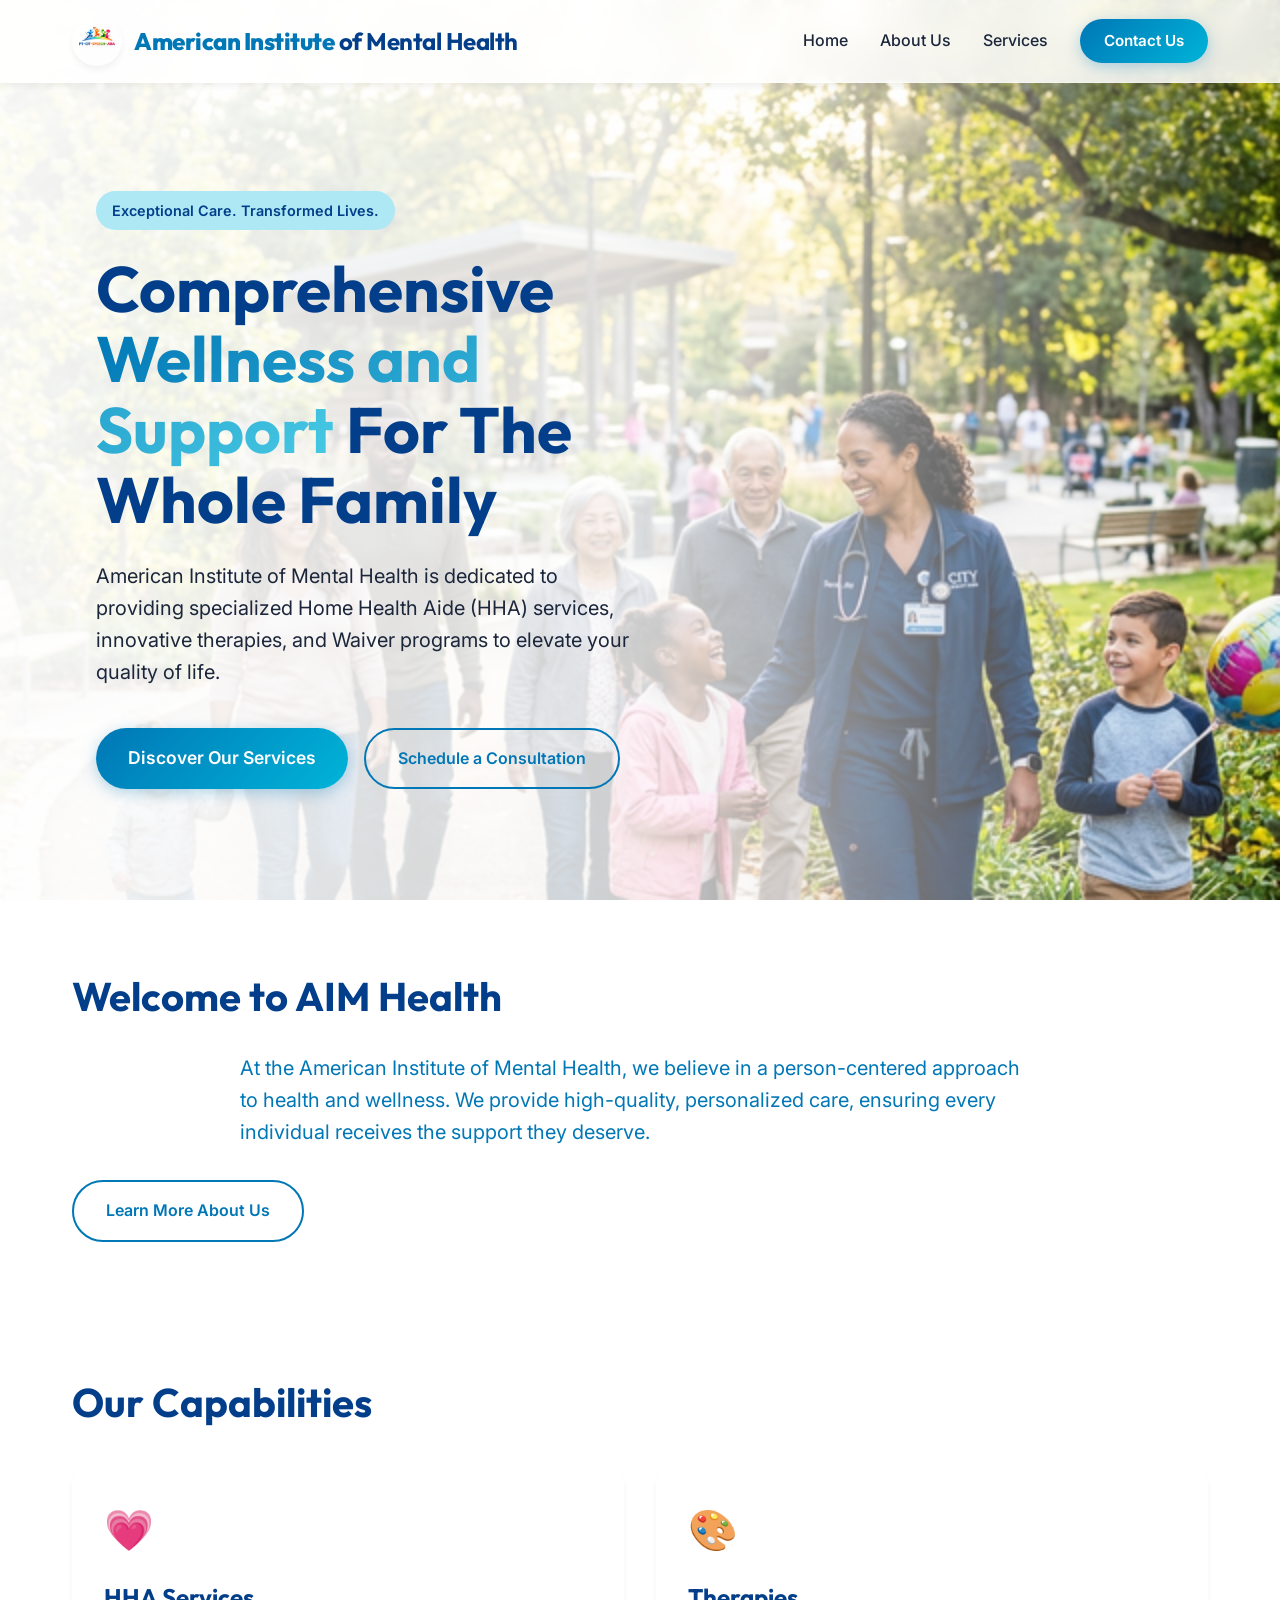
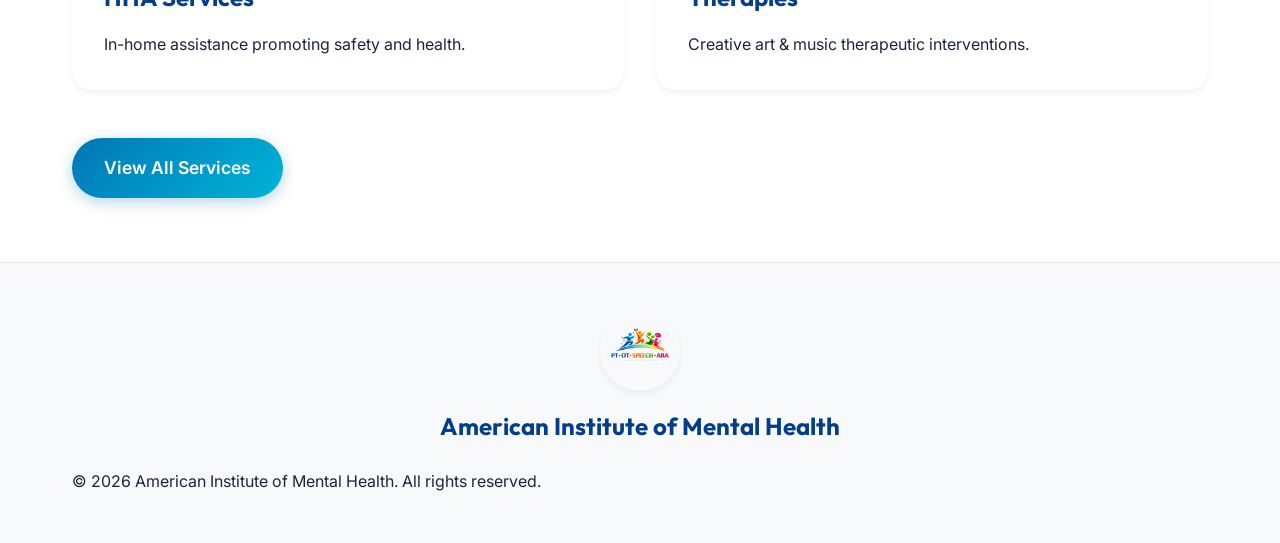
<file: index.html>
<!DOCTYPE html>
<html lang="en">
<head>
    <meta charset="UTF-8">
    <meta name="viewport" content="width=device-width, initial-scale=1.0">
    <title>American Institute of Mental Health | HHA, Therapy & Waiver Services</title>
    <meta name="description" content="HHA services for children and adults, music and art therapies, waiver programs, and Medicaid companionship for those over 21.">
    
    <!-- Google Fonts -->
    <link rel="preconnect" href="https://fonts.googleapis.com">
    <link rel="preconnect" href="https://fonts.gstatic.com" crossorigin>
    <link href="https://fonts.googleapis.com/css2?family=Inter:wght@300;400;500;600&family=Outfit:wght@400;600;700;800&display=swap" rel="stylesheet">
    
    <!-- Custom CSS -->
    <link rel="stylesheet" href="css/style.css">
</head>
<body>
    <!-- Navbar -->
    <nav class="navbar" id="navbar">
        <div class="nav-container">
            <a href="#" class="logo">
                <img src="assets/images/logo.png" alt="American Institute of Mental Health Logo" class="nav-logo">
                <span class="logo-text"><span class="logo-accent">American Institute</span> of Mental Health</span>
            </a>
            
            <div class="menu-toggle" id="mobile-menu">
                <span class="bar"></span>
                <span class="bar"></span>
                <span class="bar"></span>
            </div>
            
            <ul class="nav-menu" id="nav-menu">
                <li><a href="index.html" class="nav-link active">Home</a></li>
                <li><a href="about.html" class="nav-link">About Us</a></li>
                <li><a href="services.html" class="nav-link">Services</a></li>
                <li><a href="contact.html" class="btn-primary-small block-mobile">Contact Us</a></li>
            </ul>
        </div>
    </nav>

    <!-- Hero Section -->
    <section id="home" class="hero">
        <div class="hero-bg">
            <img src="assets/images/hero_aim_health_1772994815696.png" alt="Compassionate healthcare professionals walking in a park" class="hero-image">
            <div class="hero-overlay"></div>
        </div>
        
        <div class="hero-content animate-on-scroll slide-up">
            <span class="badge">Exceptional Care. Transformed Lives.</span>
            <h1>Comprehensive <span class="text-gradient">Wellness and Support</span> For The Whole Family</h1>
            <p>American Institute of Mental Health is dedicated to providing specialized Home Health Aide (HHA) services, innovative therapies, and Waiver programs to elevate your quality of life.</p>
            <div class="hero-buttons">
                <a href="services.html" class="btn-primary">Discover Our Services</a>
                <a href="contact.html" class="btn-secondary">Schedule a Consultation</a>
            </div>
        </div>
    </section>

    <!-- Introduction Section -->
    <section class="about" style="padding: 4rem 0;">
        <div class="container text-center animate-on-scroll fade-in">
            <h2 class="section-title">Welcome to AIM Health</h2>
            <p class="lead" style="max-width: 800px; margin: 0 auto 2rem;">At the American Institute of Mental Health, we believe in a person-centered approach to health and wellness. We provide high-quality, personalized care, ensuring every individual receives the support they deserve.</p>
            <a href="about.html" class="btn-secondary">Learn More About Us</a>
        </div>
    </section>

    <!-- Quick Services Preview -->
    <section class="services" style="padding: 4rem 0; background-color: var(--white);">
        <div class="container text-center animate-on-scroll slide-up">
            <h2 class="section-title">Our Capabilities</h2>
            <div class="services-grid" style="margin-top: 2rem;">
                <!-- Preview 1 -->
                <div class="service-card" style="padding: 2rem;">
                    <div class="service-icon">💗</div>
                    <h3>HHA Services</h3>
                    <p>In-home assistance promoting safety and health.</p>
                </div>
                <!-- Preview 2 -->
                <div class="service-card" style="padding: 2rem;">
                    <div class="service-icon">🎨</div>
                    <h3>Therapies</h3>
                    <p>Creative art & music therapeutic interventions.</p>
                </div>
            </div>
            <a href="services.html" class="btn-primary" style="margin-top: 3rem;">View All Services</a>
        </div>
    </section>

    <!-- Footer -->
    <footer class="footer">
        <div class="container text-center">
            <div class="footer-brand">
                <img src="assets/images/logo.png" alt="AIMH Logo" class="footer-logo-img">
                <h3 class="footer-logo-text">American Institute of Mental Health</h3>
            </div>
            <p>&copy; 2026 American Institute of Mental Health. All rights reserved.</p>
        </div>
    </footer>

    <!-- Scripts -->
    <script src="js/main.js"></script>
</body>
</html>
</file>
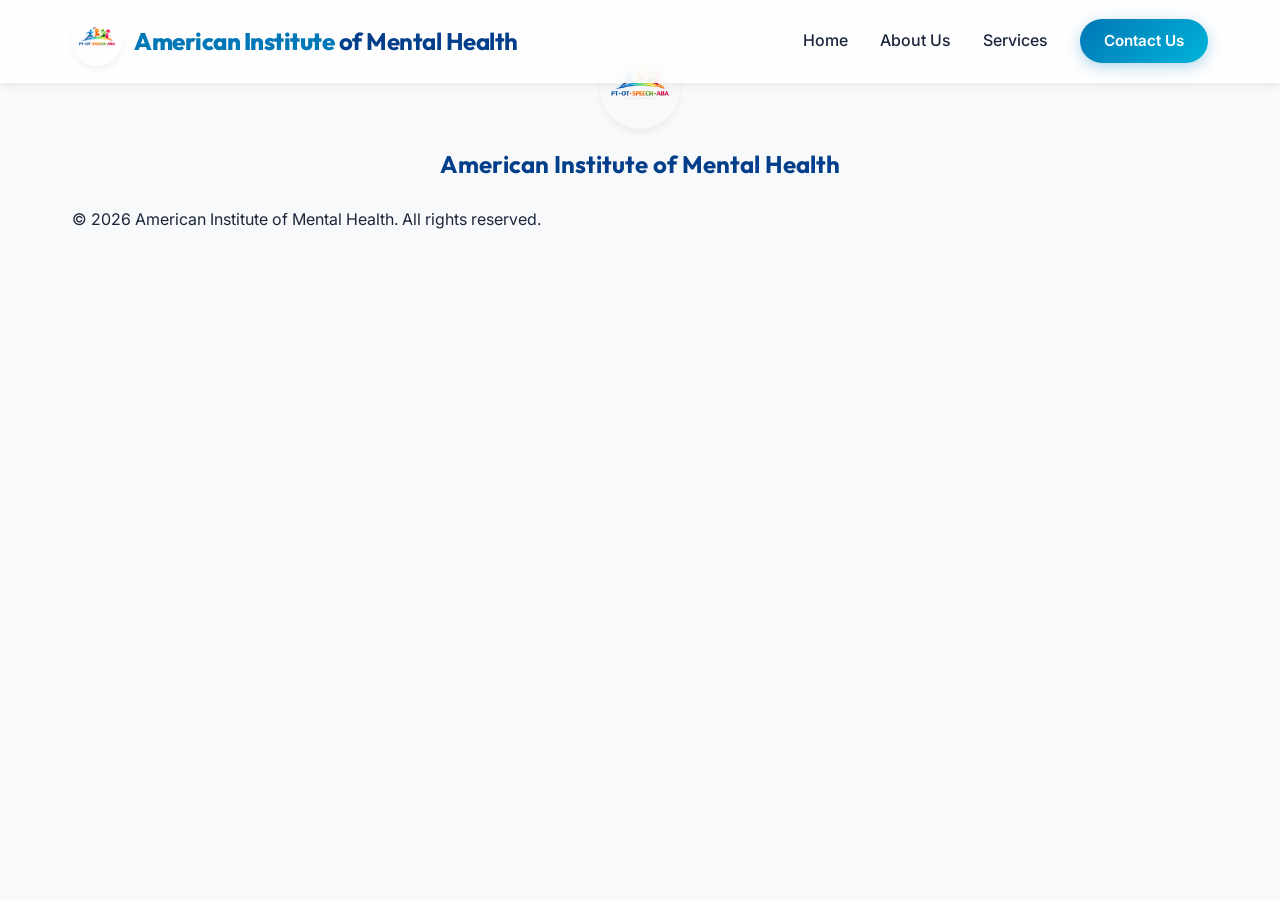
<file: about.html>
<!DOCTYPE html>
<html lang="en">
<head>
    <meta charset="UTF-8">
    <meta name="viewport" content="width=device-width, initial-scale=1.0">
    <title>About Us | American Institute of Mental Health</title>
    <meta name="description" content="HHA services for children and adults, music and art therapies, waiver programs, and Medicaid companionship for those over 21.">
    
    <!-- Google Fonts -->
    <link rel="preconnect" href="https://fonts.googleapis.com">
    <link rel="preconnect" href="https://fonts.gstatic.com" crossorigin>
    <link href="https://fonts.googleapis.com/css2?family=Inter:wght@300;400;500;600&family=Outfit:wght@400;600;700;800&display=swap" rel="stylesheet">
    
    <!-- Custom CSS -->
    <link rel="stylesheet" href="css/style.css">
</head>
<body>
    <!-- Navbar -->
    <nav class="navbar" id="navbar">
        <div class="nav-container">
            <a href="#" class="logo">
                <img src="assets/images/logo.png" alt="American Institute of Mental Health Logo" class="nav-logo">
                <span class="logo-text"><span class="logo-accent">American Institute</span> of Mental Health</span>
            </a>
            
            <div class="menu-toggle" id="mobile-menu">
                <span class="bar"></span>
                <span class="bar"></span>
                <span class="bar"></span>
            </div>
            
            <ul class="nav-menu" id="nav-menu">
                <li><a href="index.html" class="nav-link">Home</a></li>
                <li><a href="about.html" class="nav-link active">About Us</a></li>
                <li><a href="services.html" class="nav-link">Services</a></li>
                <li><a href="contact.html" class="btn-primary-small block-mobile">Contact Us</a></li>
            </ul>
        </div>
    </nav>



    <!-- Footer -->
    <footer class="footer">
        <div class="container text-center">
            <div class="footer-brand">
                <img src="assets/images/logo.png" alt="AIMH Logo" class="footer-logo-img">
                <h3 class="footer-logo-text">American Institute of Mental Health</h3>
            </div>
            <p>&copy; 2026 American Institute of Mental Health. All rights reserved.</p>
        </div>
    </footer>

    <!-- Scripts -->
    <script src="js/main.js"></script>
</body>
</html>
</file>
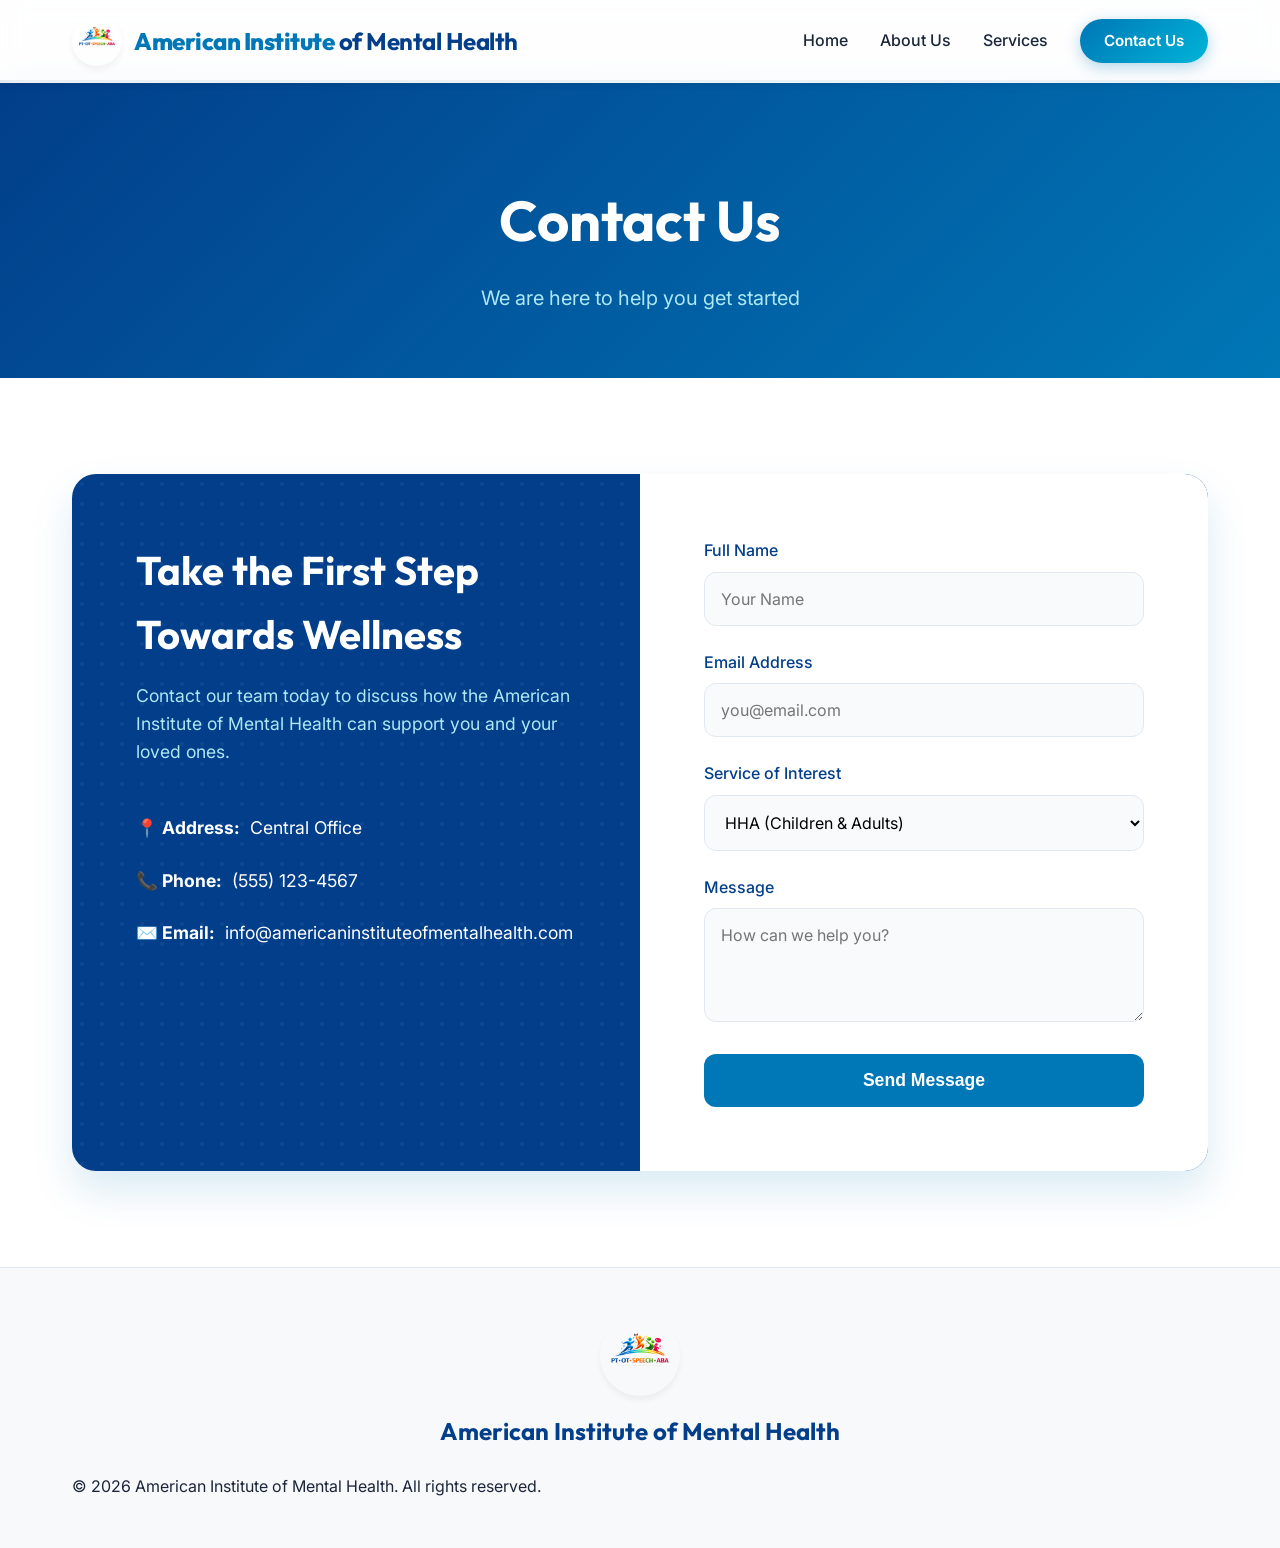
<file: contact.html>
<!DOCTYPE html>
<html lang="en">
<head>
    <meta charset="UTF-8">
    <meta name="viewport" content="width=device-width, initial-scale=1.0">
    <title>Contact Us | American Institute of Mental Health</title>
    <meta name="description" content="HHA services for children and adults, music and art therapies, waiver programs, and Medicaid companionship for those over 21.">
    
    <!-- Google Fonts -->
    <link rel="preconnect" href="https://fonts.googleapis.com">
    <link rel="preconnect" href="https://fonts.gstatic.com" crossorigin>
    <link href="https://fonts.googleapis.com/css2?family=Inter:wght@300;400;500;600&family=Outfit:wght@400;600;700;800&display=swap" rel="stylesheet">
    
    <!-- Custom CSS -->
    <link rel="stylesheet" href="css/style.css">
</head>
<body>
    <!-- Navbar -->
    <nav class="navbar" id="navbar">
        <div class="nav-container">
            <a href="#" class="logo">
                <img src="assets/images/logo.png" alt="American Institute of Mental Health Logo" class="nav-logo">
                <span class="logo-text"><span class="logo-accent">American Institute</span> of Mental Health</span>
            </a>
            
            <div class="menu-toggle" id="mobile-menu">
                <span class="bar"></span>
                <span class="bar"></span>
                <span class="bar"></span>
            </div>
            
            <ul class="nav-menu" id="nav-menu">
                <li><a href="index.html" class="nav-link">Home</a></li>
                <li><a href="about.html" class="nav-link">About Us</a></li>
                <li><a href="services.html" class="nav-link">Services</a></li>
                <li><a href="contact.html" class="btn-primary-small block-mobile active">Contact Us</a></li>
            </ul>
        </div>
    </nav>

    <!-- Page Header -->
    <section class="page-header">
        <div class="container">
            <h1>Contact Us</h1>
            <p>We are here to help you get started</p>
        </div>
    </section>

    <!-- Call To Action/Contact Section -->
    <section id="contact" class="contact">
        <div class="container animate-on-scroll fade-in">
            <div class="contact-box glass-panel">
                <div class="contact-info">
                    <h2>Take the First Step Towards Wellness</h2>
                    <p>Contact our team today to discuss how the American Institute of Mental Health can support you and your loved ones.</p>
                    
                    <div class="info-item">
                        <strong>📍 Address:</strong> Central Office
                    </div>
                    <div class="info-item">
                        <strong>📞 Phone:</strong> (555) 123-4567
                    </div>
                    <div class="info-item">
                        <strong>✉️ Email:</strong> info@americaninstituteofmentalhealth.com
                    </div>
                </div>
                
                <div class="contact-form-container">
                    <form class="contact-form" id="contactForm" onsubmit="event.preventDefault();">
                        <div class="form-group">
                            <label for="name">Full Name</label>
                            <input type="text" id="name" placeholder="Your Name" required>
                        </div>
                        <div class="form-group">
                            <label for="email">Email Address</label>
                            <input type="email" id="email" placeholder="you@email.com" required>
                        </div>
                        <div class="form-group">
                            <label for="service">Service of Interest</label>
                            <select id="service">
                                <option>HHA (Children & Adults)</option>
                                <option>Music and Art Therapies</option>
                                <option>Waiver Program</option>
                                <option>Companionship (+21 Medicaid)</option>
                                <option>Other</option>
                            </select>
                        </div>
                        <div class="form-group">
                            <label for="message">Message</label>
                            <textarea id="message" rows="4" placeholder="How can we help you?" required></textarea>
                        </div>
                        <button type="submit" class="btn-submit">Send Message</button>
                    </form>
                </div>
            </div>
        </div>
    </section>

    <!-- Footer -->
    <footer class="footer">
        <div class="container text-center">
            <div class="footer-brand">
                <img src="assets/images/logo.png" alt="AIMH Logo" class="footer-logo-img">
                <h3 class="footer-logo-text">American Institute of Mental Health</h3>
            </div>
            <p>&copy; 2026 American Institute of Mental Health. All rights reserved.</p>
        </div>
    </footer>

    <!-- Scripts -->
    <script src="js/main.js"></script>
</body>
</html>
</file>
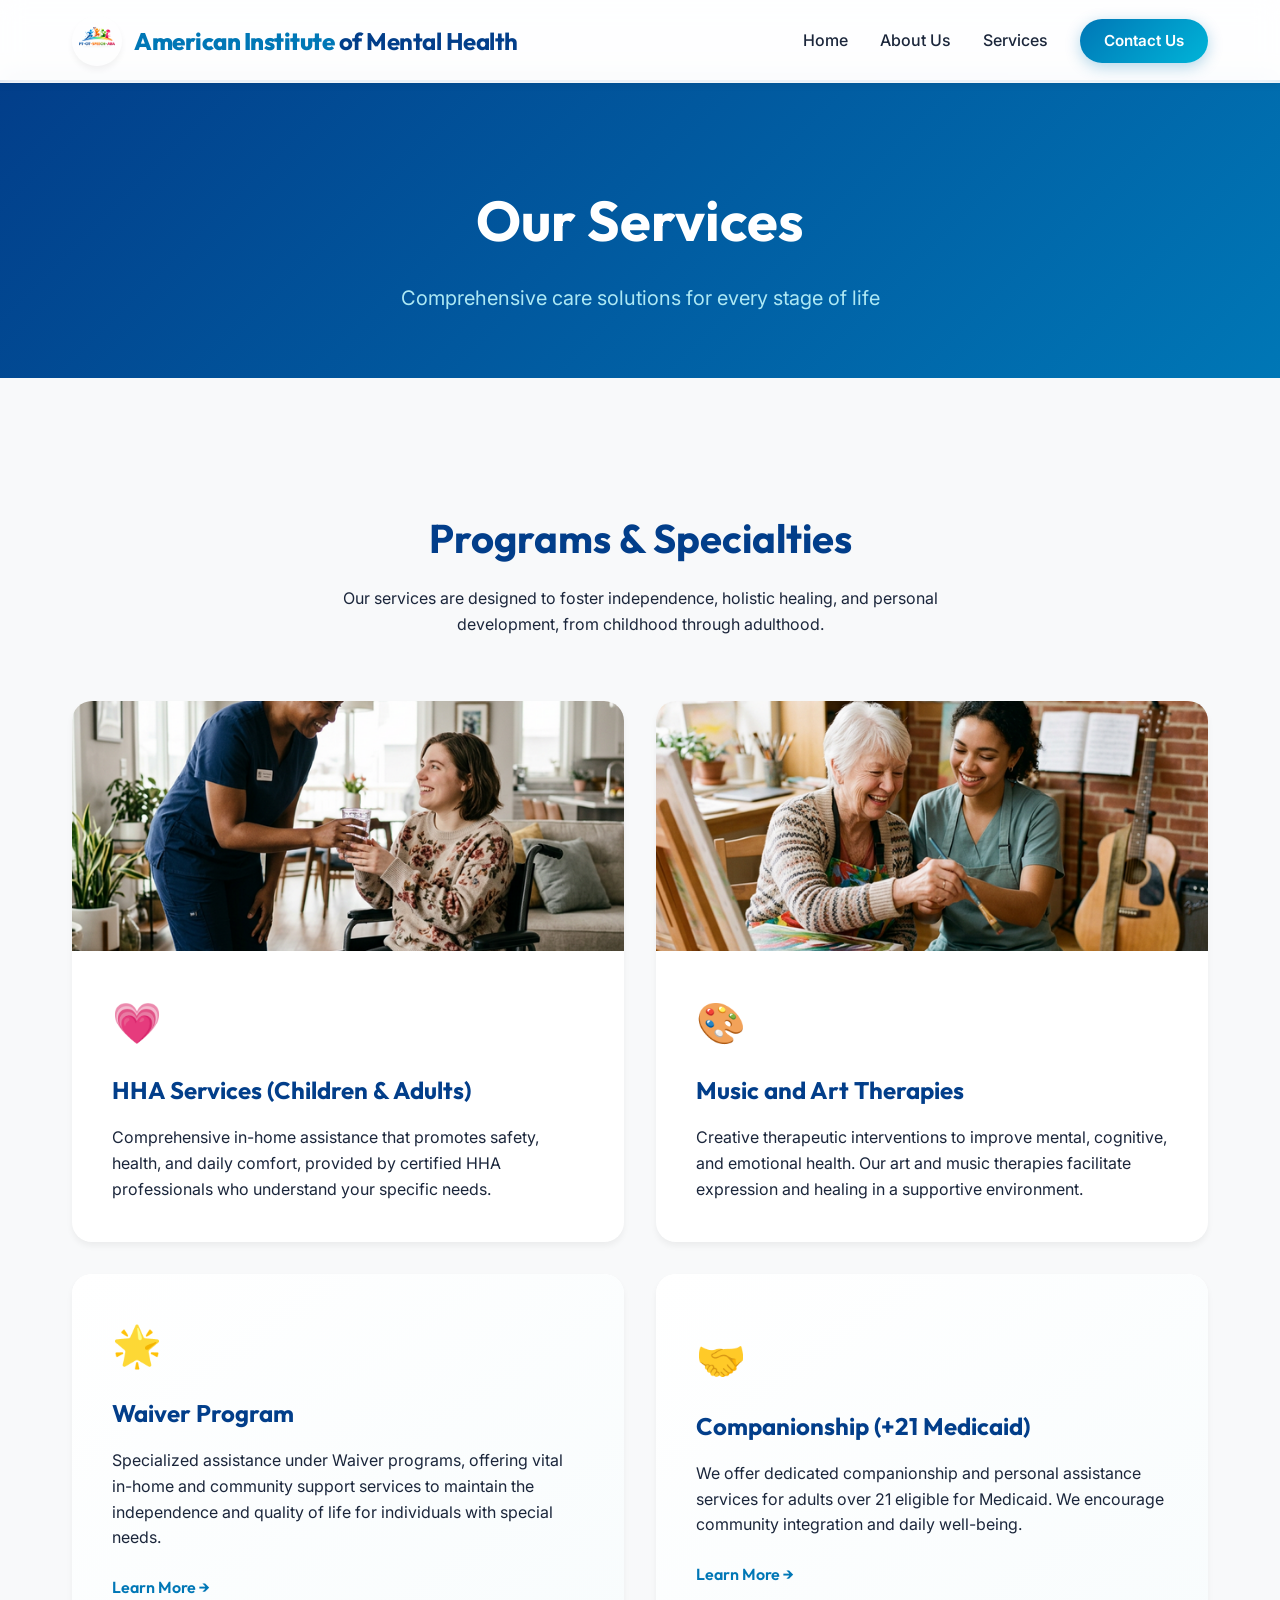
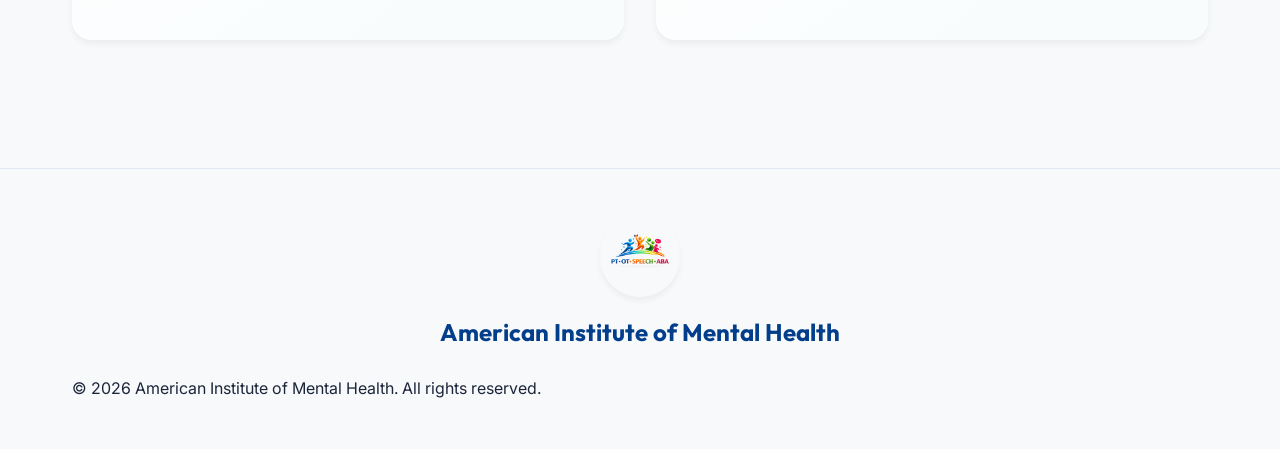
<file: services.html>
<!DOCTYPE html>
<html lang="en">
<head>
    <meta charset="UTF-8">
    <meta name="viewport" content="width=device-width, initial-scale=1.0">
    <title>Services | American Institute of Mental Health</title>
    <meta name="description" content="HHA services for children and adults, music and art therapies, waiver programs, and Medicaid companionship for those over 21.">
    
    <!-- Google Fonts -->
    <link rel="preconnect" href="https://fonts.googleapis.com">
    <link rel="preconnect" href="https://fonts.gstatic.com" crossorigin>
    <link href="https://fonts.googleapis.com/css2?family=Inter:wght@300;400;500;600&family=Outfit:wght@400;600;700;800&display=swap" rel="stylesheet">
    
    <!-- Custom CSS -->
    <link rel="stylesheet" href="css/style.css">
</head>
<body>
    <!-- Navbar -->
    <nav class="navbar" id="navbar">
        <div class="nav-container">
            <a href="#" class="logo">
                <img src="assets/images/logo.png" alt="American Institute of Mental Health Logo" class="nav-logo">
                <span class="logo-text"><span class="logo-accent">American Institute</span> of Mental Health</span>
            </a>
            
            <div class="menu-toggle" id="mobile-menu">
                <span class="bar"></span>
                <span class="bar"></span>
                <span class="bar"></span>
            </div>
            
            <ul class="nav-menu" id="nav-menu">
                <li><a href="index.html" class="nav-link">Home</a></li>
                <li><a href="about.html" class="nav-link">About Us</a></li>
                <li><a href="services.html" class="nav-link active">Services</a></li>
                <li><a href="contact.html" class="btn-primary-small block-mobile">Contact Us</a></li>
            </ul>
        </div>
    </nav>

    <!-- Page Header -->
    <section class="page-header">
        <div class="container">
            <h1>Our Services</h1>
            <p>Comprehensive care solutions for every stage of life</p>
        </div>
    </section>

    <!-- Services Section -->
    <section id="services" class="services">
        <div class="container">
            <div class="section-header animate-on-scroll slide-up">
                <h2>Programs & Specialties</h2>
                <p>Our services are designed to foster independence, holistic healing, and personal development, from childhood through adulthood.</p>
            </div>

            <div class="services-grid">
                <!-- Service 1 -->
                <div class="service-card animate-on-scroll slide-up" style="transition-delay: 0.1s;">
                    <div class="service-image-container">
                        <img src="assets/images/hha_companion_aim_health_1772994912987.png" alt="HHA Services" class="service-img">
                    </div>
                    <div class="service-content">
                        <div class="service-icon">💗</div>
                        <h3>HHA Services (Children & Adults)</h3>
                        <p>Comprehensive in-home assistance that promotes safety, health, and daily comfort, provided by certified HHA professionals who understand your specific needs.</p>
                    </div>
                </div>

                <!-- Service 2 -->
                <div class="service-card animate-on-scroll slide-up" style="transition-delay: 0.2s;">
                    <div class="service-image-container">
                        <img src="assets/images/therapy_aim_health_1772994847223.png" alt="Music and Art Therapy" class="service-img">
                    </div>
                    <div class="service-content">
                        <div class="service-icon">🎨</div>
                        <h3>Music and Art Therapies</h3>
                        <p>Creative therapeutic interventions to improve mental, cognitive, and emotional health. Our art and music therapies facilitate expression and healing in a supportive environment.</p>
                    </div>
                </div>

                <!-- Service 3 -->
                <div class="service-card animate-on-scroll slide-up" style="transition-delay: 0.3s;">
                    <div class="service-content single-content">
                        <div class="service-icon">🌟</div>
                        <h3>Waiver Program</h3>
                        <p>Specialized assistance under Waiver programs, offering vital in-home and community support services to maintain the independence and quality of life for individuals with special needs.</p>
                        <a href="#contact" class="btn-link">Learn More &rarr;</a>
                    </div>
                </div>

                <!-- Service 4 -->
                <div class="service-card animate-on-scroll slide-up" style="transition-delay: 0.4s;">
                    <div class="service-content single-content">
                        <div class="service-icon">🤝</div>
                        <h3>Companionship (+21 Medicaid)</h3>
                        <p>We offer dedicated companionship and personal assistance services for adults over 21 eligible for Medicaid. We encourage community integration and daily well-being.</p>
                        <a href="#contact" class="btn-link">Learn More &rarr;</a>
                    </div>
                </div>
            </div>
        </div>
    </section>



    <!-- Footer -->
    <footer class="footer">
        <div class="container text-center">
            <div class="footer-brand">
                <img src="assets/images/logo.png" alt="AIMH Logo" class="footer-logo-img">
                <h3 class="footer-logo-text">American Institute of Mental Health</h3>
            </div>
            <p>&copy; 2026 American Institute of Mental Health. All rights reserved.</p>
        </div>
    </footer>

    <!-- Scripts -->
    <script src="js/main.js"></script>
</body>
</html>
</file>
<file: css/style.css>
/* 
    American Institute of Mental Health INC
    Premium Stylesheet 
*/

:root {
    /* Color Palette - Calming, Professional, Vibrant */
    --primary: #0077b6;
    --primary-light: #00b4d8;
    --secondary: #023e8a;
    --accent: #48cae4;
    --accent-light: #ade8f4;
    --text-dark: #1b263b;
    --text-light: #778da9;
    --bg-light: #f8f9fa;
    --white: #ffffff;
    
    /* Typography */
    --font-heading: 'Outfit', sans-serif;
    --font-body: 'Inter', sans-serif;
    
    /* Transitions & Shadows */
    --transition: all 0.3s cubic-bezier(0.25, 0.8, 0.25, 1);
    --shadow-sm: 0 4px 6px rgba(0,0,0,0.05);
    --shadow-md: 0 10px 30px rgba(0, 119, 182, 0.1);
    --shadow-lg: 0 20px 40px rgba(0, 119, 182, 0.15);
}

* {
    margin: 0;
    padding: 0;
    box-sizing: border-box;
}

html {
    scroll-behavior: smooth;
}

body {
    font-family: var(--font-body);
    color: var(--text-dark);
    line-height: 1.6;
    background-color: var(--bg-light);
    overflow-x: hidden;
}

h1, h2, h3, h4, .logo {
    font-family: var(--font-heading);
    font-weight: 700;
    color: var(--secondary);
}

a {
    text-decoration: none;
    color: inherit;
}

/* Common Components */
.container {
    max-width: 1200px;
    margin: 0 auto;
    padding: 0 2rem;
}

.text-gradient {
    background: linear-gradient(135deg, var(--primary), var(--accent));
    -webkit-background-clip: text;
    -webkit-text-fill-color: transparent;
}

.btn-primary, .btn-primary-small {
    display: inline-block;
    background: linear-gradient(135deg, var(--primary), var(--primary-light));
    color: var(--white);
    font-weight: 600;
    border-radius: 50px;
    transition: var(--transition);
    box-shadow: 0 4px 15px rgba(0, 119, 182, 0.3);
    border: none;
    cursor: pointer;
}

.btn-primary {
    padding: 1rem 2rem;
    font-size: 1.1rem;
}

.btn-primary-small {
    padding: 0.6rem 1.5rem;
    font-size: 0.95rem;
}

.btn-primary:hover, .btn-primary-small:hover {
    transform: translateY(-3px);
    box-shadow: 0 8px 25px rgba(0, 119, 182, 0.4);
    color: var(--white);
}

.btn-secondary {
    display: inline-block;
    padding: 1rem 2rem;
    background: transparent;
    color: var(--primary);
    border: 2px solid var(--primary);
    font-weight: 600;
    border-radius: 50px;
    transition: var(--transition);
}

.btn-secondary:hover {
    background: var(--primary);
    color: var(--white);
    transform: translateY(-3px);
}

.badge {
    display: inline-block;
    padding: 0.5rem 1rem;
    background: var(--accent-light);
    color: var(--secondary);
    border-radius: 50px;
    font-weight: 600;
    font-size: 0.9rem;
    margin-bottom: 1.5rem;
}

/* Animations */
.animate-on-scroll {
    opacity: 0;
    will-change: transform, opacity;
}

.slide-up {
    transform: translateY(40px);
}

.fade-in {
    transform: translateY(0);
}

.animate-on-scroll.visible {
    opacity: 1;
    transform: translateY(0);
    transition: opacity 0.8s ease-out, transform 0.8s ease-out;
}

/* Navbar (Glassmorphism) */
.navbar {
    position: fixed;
    top: 0;
    width: 100%;
    z-index: 1000;
    background: rgba(255, 255, 255, 0.85);
    backdrop-filter: blur(12px);
    -webkit-backdrop-filter: blur(12px);
    border-bottom: 1px solid rgba(255,255,255,0.3);
    transition: var(--transition);
    box-shadow: var(--shadow-sm);
}

.navbar.scrolled {
    padding: 0.5rem 0;
}

.nav-container {
    max-width: 1200px;
    margin: 0 auto;
    padding: 1rem 2rem;
    display: flex;
    justify-content: space-between;
    align-items: center;
}

.logo {
    font-size: 1.5rem;
    letter-spacing: -0.5px;
    display: flex;
    align-items: center;
    gap: 12px;
}

.nav-logo {
    height: 50px;
    width: auto;
    border-radius: 50%; /* Make circular image round */
    box-shadow: var(--shadow-sm);
}

.logo-accent {
    color: var(--primary);
    font-weight: 800;
}

.nav-menu {
    display: flex;
    gap: 2rem;
    list-style: none;
    align-items: center;
}

.nav-link {
    font-weight: 500;
    color: var(--text-dark);
    position: relative;
    transition: color 0.3s;
}

.nav-link::after {
    content: '';
    position: absolute;
    bottom: -5px;
    left: 0;
    width: 0;
    height: 2px;
    background: var(--primary);
    transition: var(--transition);
}

.nav-link:hover {
    color: var(--primary);
}

.nav-link:hover::after {
    width: 100%;
}

.menu-toggle {
    display: none;
    flex-direction: column;
    cursor: pointer;
    gap: 5px;
}

.menu-toggle .bar {
    width: 25px;
    height: 3px;
    background-color: var(--secondary);
    border-radius: 3px;
    transition: var(--transition);
}

/* Hero Section */
.hero {
    position: relative;
    min-height: 100vh;
    display: flex;
    align-items: center;
    padding-top: 80px;
    overflow: hidden;
}

.hero-bg {
    position: absolute;
    top: 0;
    left: 0;
    width: 100%;
    height: 100%;
    z-index: -1;
}

.hero-image {
    width: 100%;
    height: 100%;
    object-fit: cover;
    object-position: top center;
}

.hero-overlay {
    position: absolute;
    top: 0;
    left: 0;
    width: 100%;
    height: 100%;
    background: linear-gradient(to right, rgba(255,255,255,0.95) 0%, rgba(255,255,255,0.8) 50%, rgba(255,255,255,0) 100%);
}

.hero-content {
    max-width: 600px;
    padding: 2rem;
    margin-left: 5%;
}

.hero-content h1 {
    font-size: 4rem;
    line-height: 1.1;
    margin-bottom: 1.5rem;
}

.hero-content p {
    font-size: 1.25rem;
    color: var(--text-dark);
    margin-bottom: 2.5rem;
}

.hero-buttons {
    display: flex;
    gap: 1rem;
    flex-wrap: wrap;
}

/* About Section */
.about {
    padding: 8rem 0;
    background-color: var(--white);
}

.about-grid {
    display: grid;
    grid-template-columns: 1fr 1fr;
    gap: 4rem;
    align-items: center;
}

.section-title {
    font-size: 2.5rem;
    margin-bottom: 1.5rem;
}

.lead {
    font-size: 1.25rem;
    color: var(--primary);
    margin-bottom: 1rem;
}

.feature-list {
    list-style: none;
    margin-top: 2rem;
}

.feature-list li {
    display: flex;
    align-items: center;
    gap: 1rem;
    margin-bottom: 1rem;
    font-weight: 500;
}

.icon-box {
    width: 32px;
    height: 32px;
    border-radius: 50%;
    background: var(--accent-light);
    color: var(--primary);
    display: flex;
    align-items: center;
    justify-content: center;
    font-weight: bold;
}

.glass-card {
    background: rgba(255, 255, 255, 0.6);
    backdrop-filter: blur(16px);
    -webkit-backdrop-filter: blur(16px);
    border: 1px solid rgba(255, 255, 255, 0.5);
    padding: 3rem;
    border-radius: 20px;
    box-shadow: var(--shadow-md);
    position: relative;
    overflow: hidden;
}

.ambient-blob {
    position: absolute;
    width: 300px;
    height: 300px;
    background: var(--accent-light);
    filter: blur(80px);
    border-radius: 50%;
    z-index: -1;
    opacity: 0.5;
}

.glass-card h3 {
    font-size: 1.8rem;
    margin-bottom: 1rem;
}

.gradient-line {
    height: 4px;
    width: 50px;
    background: linear-gradient(90deg, var(--primary), var(--accent));
    margin-top: 1.5rem;
    border-radius: 2px;
}

/* Services Section */
.services {
    padding: 8rem 0;
    background: var(--bg-light);
}

.section-header {
    text-align: center;
    max-width: 700px;
    margin: 0 auto 4rem;
}

.section-header h2 {
    font-size: 2.5rem;
    margin-bottom: 1rem;
}

.services-grid {
    display: grid;
    grid-template-columns: repeat(2, 1fr);
    gap: 2rem;
}

.service-card {
    background: var(--white);
    border-radius: 20px;
    overflow: hidden;
    position: relative;
    box-shadow: var(--shadow-sm);
    transition: var(--transition);
    display: flex;
    flex-direction: column;
}

.service-card:hover {
    transform: translateY(-10px);
    box-shadow: var(--shadow-lg);
}

.service-image-container {
    height: 250px;
    overflow: hidden;
}

.service-img {
    width: 100%;
    height: 100%;
    object-fit: cover;
    transition: transform 0.5s ease;
}

.service-card:hover .service-img {
    transform: scale(1.05);
}

.service-content {
    padding: 2.5rem;
    flex-grow: 1;
}

.single-content {
    display: flex;
    flex-direction: column;
    justify-content: center;
    height: 100%;
    background: linear-gradient(145deg, var(--white) 0%, #f8fcfd 100%);
}

.service-icon {
    font-size: 2.5rem;
    margin-bottom: 1rem;
}

.service-card h3 {
    font-size: 1.5rem;
    margin-bottom: 1rem;
}

.btn-link {
    display: inline-block;
    margin-top: 1.5rem;
    color: var(--primary);
    font-weight: 600;
    font-family: var(--font-heading);
}

.btn-link:hover {
    color: var(--secondary);
    text-decoration: underline;
}

/* Contact Section */
.contact {
    padding: 6rem 0;
    background: var(--white);
    position: relative;
}

.glass-panel {
    display: grid;
    grid-template-columns: 1fr 1fr;
    background: var(--secondary);
    border-radius: 24px;
    overflow: hidden;
    box-shadow: var(--shadow-lg);
}

.contact-info {
    padding: 4rem;
    color: var(--white);
    background: url('data:image/svg+xml;utf8,<svg width="100" height="100" xmlns="http://www.w3.org/2000/svg"><defs><pattern id="dots" x="0" y="0" width="20" height="20" patternUnits="userSpaceOnUse"><circle fill="rgba(255,255,255,0.05)" cx="10" cy="10" r="2"></circle></pattern></defs><rect x="0" y="0" width="100%" height="100%" fill="url(%23dots)"></rect></svg>');
}

.contact-info h2 {
    color: var(--white);
    font-size: 2.5rem;
    margin-bottom: 1rem;
}

.contact-info p {
    color: var(--accent-light);
    margin-bottom: 3rem;
    font-size: 1.1rem;
}

.info-item {
    margin-bottom: 1.5rem;
    font-size: 1.1rem;
    display: flex;
    align-items: center;
    gap: 10px;
}

.contact-form-container {
    padding: 4rem;
    background: var(--white);
}

.form-group {
    margin-bottom: 1.5rem;
}

.form-group label {
    display: block;
    margin-bottom: 0.5rem;
    font-weight: 500;
    color: var(--secondary);
}

.form-group input, 
.form-group select, 
.form-group textarea {
    width: 100%;
    padding: 1rem;
    border: 1px solid #e2e8f0;
    border-radius: 12px;
    font-family: var(--font-body);
    font-size: 1rem;
    transition: var(--transition);
    background: #f8fafc;
}

.form-group input:focus, 
.form-group select:focus, 
.form-group textarea:focus {
    outline: none;
    border-color: var(--primary);
    background: var(--white);
    box-shadow: 0 0 0 4px rgba(0, 119, 182, 0.1);
}

.btn-submit {
    width: 100%;
    padding: 1rem;
    background: var(--primary);
    color: var(--white);
    border: none;
    border-radius: 12px;
    font-weight: 600;
    font-size: 1.1rem;
    cursor: pointer;
    transition: var(--transition);
}

.btn-submit:hover {
    background: var(--secondary);
    transform: translateY(-2px);
}

/* Footer */
.footer {
    background: var(--bg-light);
    padding: 3rem 0;
    border-top: 1px solid #e2e8f0;
}

.footer-brand {
    display: flex;
    flex-direction: column;
    align-items: center;
    gap: 1rem;
    margin-bottom: 1.5rem;
}

.footer-logo-img {
    height: 80px;
    width: auto;
    border-radius: 50%;
    box-shadow: var(--shadow-sm);
}

.footer-logo-text {
    color: var(--secondary);
    font-family: var(--font-heading);
    font-weight: 700;
    font-size: 1.5rem;
}

/* Responsive */
@media (max-width: 900px) {
    .about-grid, .glass-panel {
        grid-template-columns: 1fr;
    }
    
    .hero-content {
        margin-left: 0;
        text-align: center;
        margin: 0 auto;
        padding-top: 4rem;
    }
    
    .hero-overlay {
        background: rgba(255,255,255,0.85); /* fully cover on mobile so text is legible */
    }

    .hero-buttons {
        justify-content: center;
    }
    
    .hero-content h1 {
        font-size: 2.8rem;
    }
}

@media (max-width: 768px) {
    .services-grid {
        grid-template-columns: 1fr;
    }
    
    .menu-toggle {
        display: flex;
    }
    
    .nav-menu {
        position: absolute;
        top: 100%;
        left: -100%;
        width: 100%;
        background: rgba(255, 255, 255, 0.98);
        flex-direction: column;
        padding: 2rem;
        transition: 0.3s ease-in-out;
        box-shadow: 0 10px 15px rgba(0,0,0,0.05);
    }
    
    .nav-menu.active {
        left: 0;
    }
    
    .contact-info, .contact-form-container {
        padding: 2rem;
    }
}

/* Page Subheaders */
.page-header {
    margin-top: 80px; /* Offset for navbar */
    padding: 6rem 0 4rem;
    background: linear-gradient(135deg, var(--secondary) 0%, var(--primary) 100%);
    color: var(--white);
    text-align: center;
}

.page-header h1 {
    color: var(--white);
    font-size: 3.5rem;
    margin-bottom: 1rem;
}

.page-header p {
    font-size: 1.25rem;
    color: var(--accent-light);
    max-width: 600px;
    margin: 0 auto;
}
</file>
